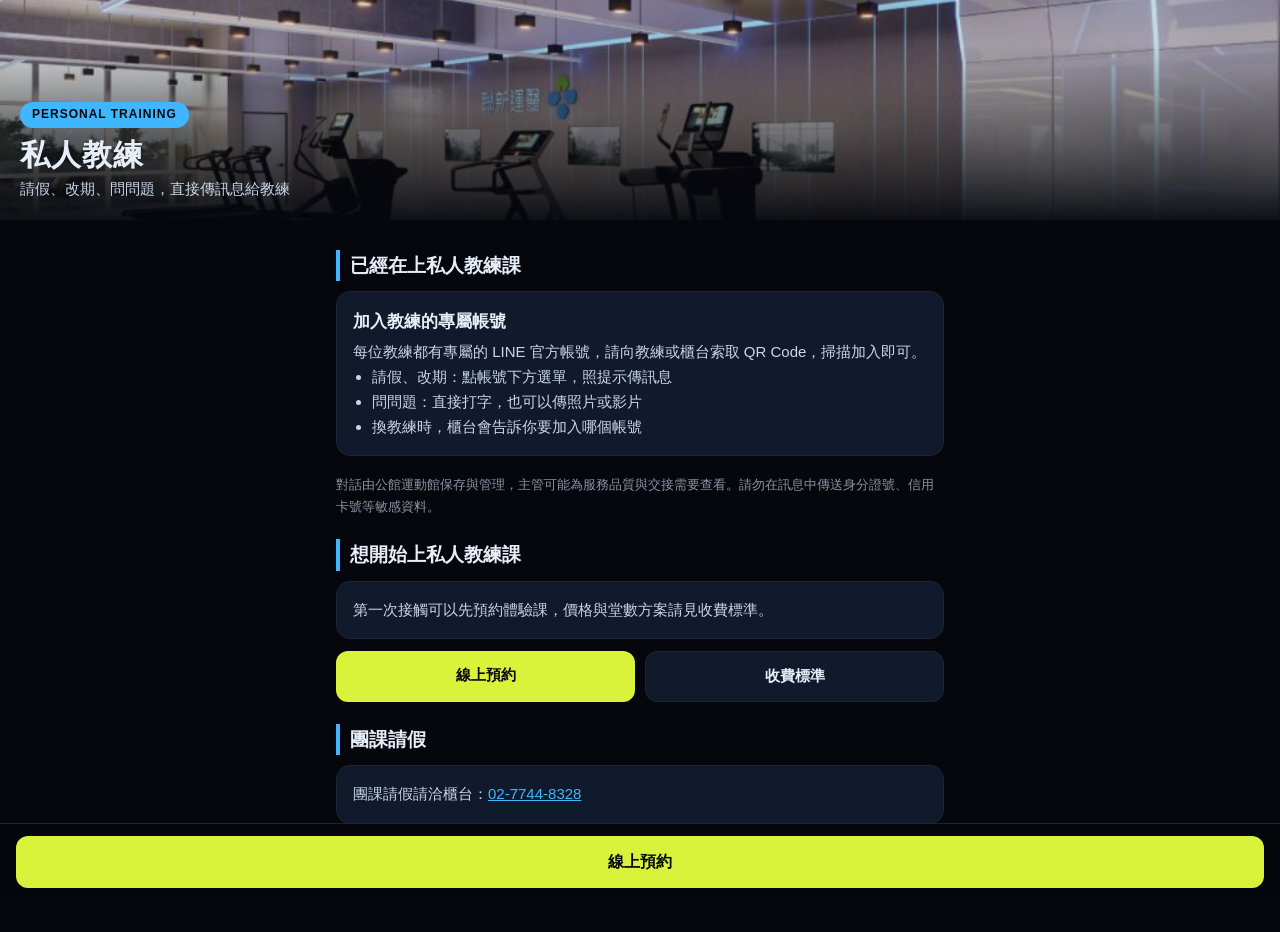
<file: coach.html>
<!doctype html>
<html lang="zh-Hant">
<head>
<meta charset="utf-8">
<meta name="viewport" content="width=device-width, initial-scale=1">
<meta http-equiv="refresh" content="0; url=info/coach.html">
<title>教練工作台已停用｜臺北市公館運動館</title>
</head>
<body>
<p>教練工作台已停用，請改到<a href="info/coach.html">私人教練說明頁</a>。</p>
</body>
</html>
</file>
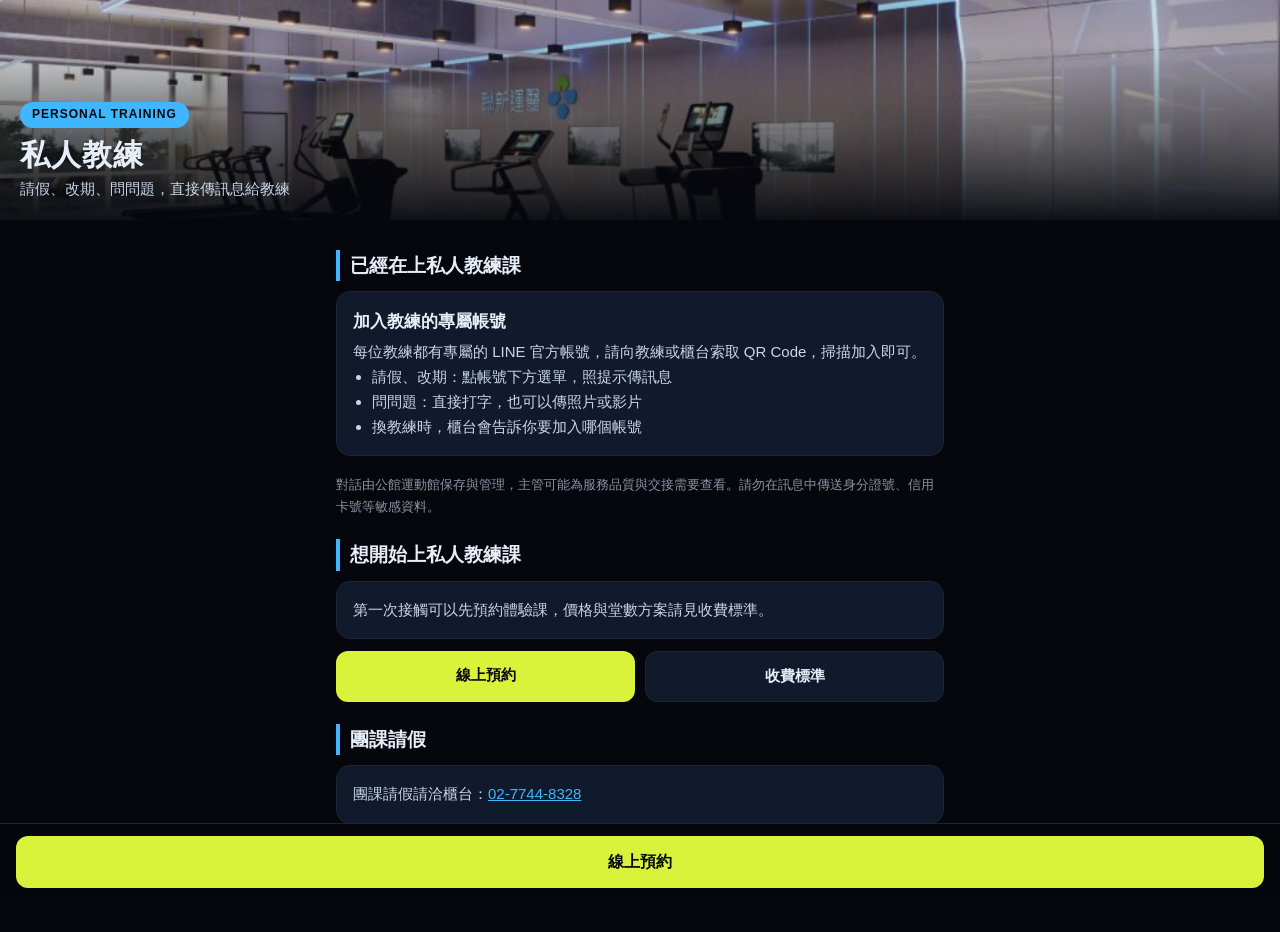
<file: student.html>
<!doctype html>
<html lang="zh-Hant">
<head>
<meta charset="utf-8">
<meta name="viewport" content="width=device-width, initial-scale=1">
<meta http-equiv="refresh" content="0; url=info/coach.html">
<title>學員專區已停用｜臺北市公館運動館</title>
</head>
<body>
<p>學員專區已停用，請改到<a href="info/coach.html">私人教練說明頁</a>。</p>
</body>
</html>
</file>
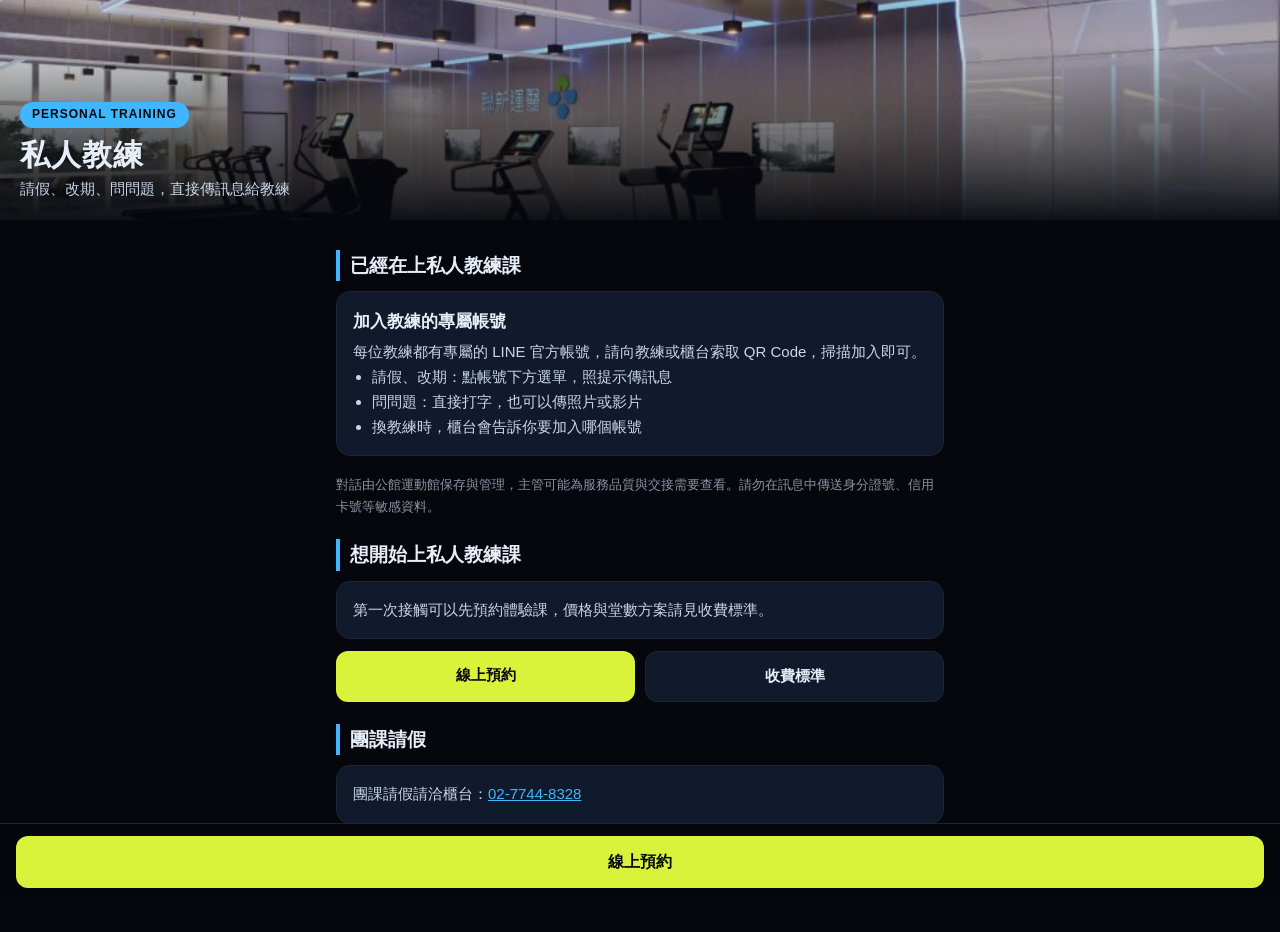
<file: info/coach.html>
<!doctype html>
<html lang="zh-Hant">
<head>
<meta charset="utf-8">
<meta name="viewport" content="width=device-width, initial-scale=1, viewport-fit=cover">
<title>私人教練｜臺北市公館運動館</title>
<link rel="stylesheet" href="style.css">
</head>
<body>
<div class="hero" style="background-image:url(img/lab.jpg);background-position:center 40%">
  <div class="t">
    <span class="kicker">PERSONAL TRAINING</span>
    <h1>私人教練</h1>
    <p class="lead">請假、改期、問問題，直接傳訊息給教練</p>
  </div>
</div>

<main>
  <section>
    <h2>已經在上私人教練課</h2>
    <div class="card">
      <h3>加入教練的專屬帳號</h3>
      <p>每位教練都有專屬的 LINE 官方帳號，請向教練或櫃台索取 QR Code，掃描加入即可。</p>
      <ul>
        <li>請假、改期：點帳號下方選單，照提示傳訊息</li>
        <li>問問題：直接打字，也可以傳照片或影片</li>
        <li>換教練時，櫃台會告訴你要加入哪個帳號</li>
      </ul>
    </div>
    <p class="note">對話由公館運動館保存與管理，主管可能為服務品質與交接需要查看。請勿在訊息中傳送身分證號、信用卡號等敏感資料。</p>
  </section>

  <section>
    <h2>想開始上私人教練課</h2>
    <div class="card">
      <p>第一次接觸可以先預約體驗課，價格與堂數方案請見收費標準。</p>
    </div>
    <div class="links">
      <a href="https://tgsc.landseedsports.com/" style="background:var(--lime);color:var(--bg);border:0">線上預約</a>
      <a href="fees.html">收費標準</a>
    </div>
  </section>

  <section>
    <h2>團課請假</h2>
    <div class="card">
      <p>團課請假請洽櫃台：<a href="tel:0277448328">02-7744-8328</a></p>
    </div>
  </section>
</main>

<div class="cta">
  <a class="main" href="https://tgsc.landseedsports.com/">線上預約</a>
</div>
</body>
</html>
</file>
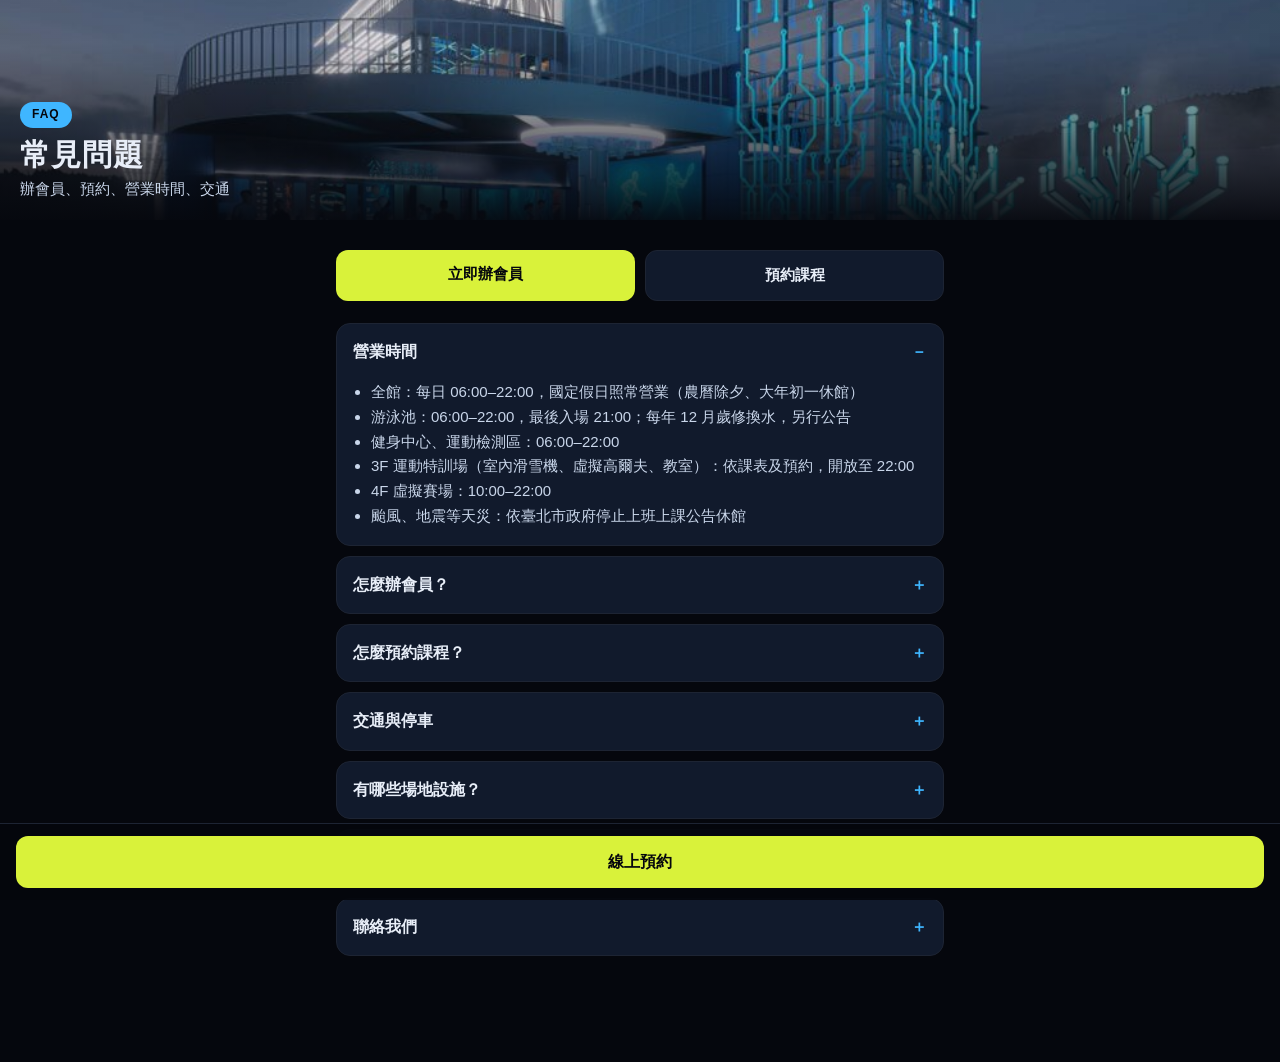
<file: info/faq.html>
<!doctype html>
<html lang="zh-Hant">
<head>
<meta charset="utf-8">
<meta name="viewport" content="width=device-width, initial-scale=1, viewport-fit=cover">
<title>常見問題｜臺北市公館運動館</title>
<link rel="stylesheet" href="style.css">
</head>
<body>
<div class="hero" style="background-image:url(img/venue.jpg);background-position:72% 75%">
  <div class="t">
    <span class="kicker">FAQ</span>
    <h1>常見問題</h1>
    <p class="lead">辦會員、預約、營業時間、交通</p>
  </div>
</div>

<main>
  <section>
    <div class="links">
      <a href="https://tgsc.landseedsports.com/" style="background:var(--lime);color:var(--bg);border:0">立即辦會員</a>
      <a href="https://tgsc.landseedsports.com/">預約課程</a>
    </div>
  </section>

  <section>
    <details open>
      <summary>營業時間</summary>
      <div class="body">
        <ul>
          <li>全館：每日 06:00–22:00，國定假日照常營業（農曆除夕、大年初一休館）</li>
          <li>游泳池：06:00–22:00，最後入場 21:00；每年 12 月歲修換水，另行公告</li>
          <li>健身中心、運動檢測區：06:00–22:00</li>
          <li>3F 運動特訓場（室內滑雪機、虛擬高爾夫、教室）：依課表及預約，開放至 22:00</li>
          <li>4F 虛擬賽場：10:00–22:00</li>
          <li>颱風、地震等天災：依臺北市政府停止上班上課公告休館</li>
        </ul>
      </div>
    </details>

    <details>
      <summary>怎麼辦會員？</summary>
      <div class="body">
        <p>到官網右上角「登入／註冊」，填寫姓名、手機、生日、緊急聯絡人，完成簡訊驗證即可。</p>
        <ul>
          <li>年滿 18 歲可自行申請</li>
          <li>未滿 18 歲須經法定代理人同意</li>
        </ul>
      </div>
    </details>

    <details>
      <summary>怎麼預約課程？</summary>
      <div class="body">
        <p>登入官網會員後，從選單「課程活動」挑選課程報名。室內滑雪機、虛擬高爾夫、運動檢測、私人教練都是預約制；賽車模擬器可現場登記或預約。</p>
        <p>私人教練課的請假、改期、提問，請直接傳訊息到教練的專屬 LINE 帳號（<a href="coach.html">怎麼加入 ›</a>）；團課請假請洽櫃台。</p>
      </div>
    </details>

    <details>
      <summary>交通與停車</summary>
      <div class="body">
        <ul>
          <li>🚆 捷運：松山新店線「公館站」，沿羅斯福路往自來水園區方向步行約 8 分鐘</li>
          <li>🚌 公車：「公館」或「自來水博物館」站下車，步行約 3–5 分鐘</li>
          <li>🚲 YouBike：自來水園區周邊設有 YouBike 2.0 站點</li>
          <li>🅿️ 停車：本館未設專屬停車場，請利用自來水園區或周邊公有停車場，建議搭乘大眾運輸</li>
        </ul>
      </div>
    </details>

    <details>
      <summary>有哪些場地設施？</summary>
      <div class="body">
        <ul>
          <li>游泳館 1F：溫水游泳池、體驗池、三溫暖（蒸氣室、烤箱）</li>
          <li>科技運動館 2F 體能基地：健身中心、運動檢測區、201 運動教室</li>
          <li>科技運動館 3F 運動特訓場：室內滑雪機、虛擬高爾夫、自由訓練區、KPOP 舞蹈教室、301 運動教室、休憩區</li>
          <li>科技運動館 4F 虛擬賽場：電競基地、賽車模擬器、摩托賽車模擬器、虛擬自行車、虛擬匹克球、虛擬滑(雪)板、虛擬棒球、虛擬熱舞、虛擬划船</li>
        </ul>
        <p><a href="virtual.html">虛擬賽場介紹 ›</a>　<a href="lab.html">運動檢測區 ›</a>　<a href="fees.html">收費標準 ›</a></p>
      </div>
    </details>

    <details>
      <summary>入場須知</summary>
      <div class="body">
        <ul>
          <li>入場方式：官網電子票券 QR Code、悠遊卡（含敬老卡、愛心卡）綁定，或臨櫃購票</li>
          <li>游泳池單次票不限時，離場後再入場需重新購票；置物櫃當日免費</li>
          <li>健身房以小時計費，逾時須補票方可出場</li>
          <li>12 歲以下使用游泳池、三溫暖、室內滑雪機、賽車模擬器、虛擬運動項目須成人陪同</li>
          <li>15 歲以下不得單獨使用健身中心重量訓練設備</li>
          <li>未滿 150 cm 或 12 歲以下不得進入 SPA、烤箱、蒸氣室</li>
          <li>優惠票須臨櫃出示證明</li>
        </ul>
      </div>
    </details>

    <details>
      <summary>聯絡我們</summary>
      <div class="body">
        <ul>
          <li>地址：臺北市中正區思源街 1 號（自來水園區內）</li>
          <li>電話：<a href="tel:0277448328">02-7744-8328</a></li>
          <li>Email：<a href="mailto:services@landseedsports.com">services@landseedsports.com</a></li>
        </ul>
        <p>LINE 訊息會在服務時間內由專人回覆。</p>
      </div>
    </details>
  </section>
</main>

<div class="cta">
  <a class="main" href="https://tgsc.landseedsports.com/">線上預約</a>
</div>
</body>
</html>
</file>
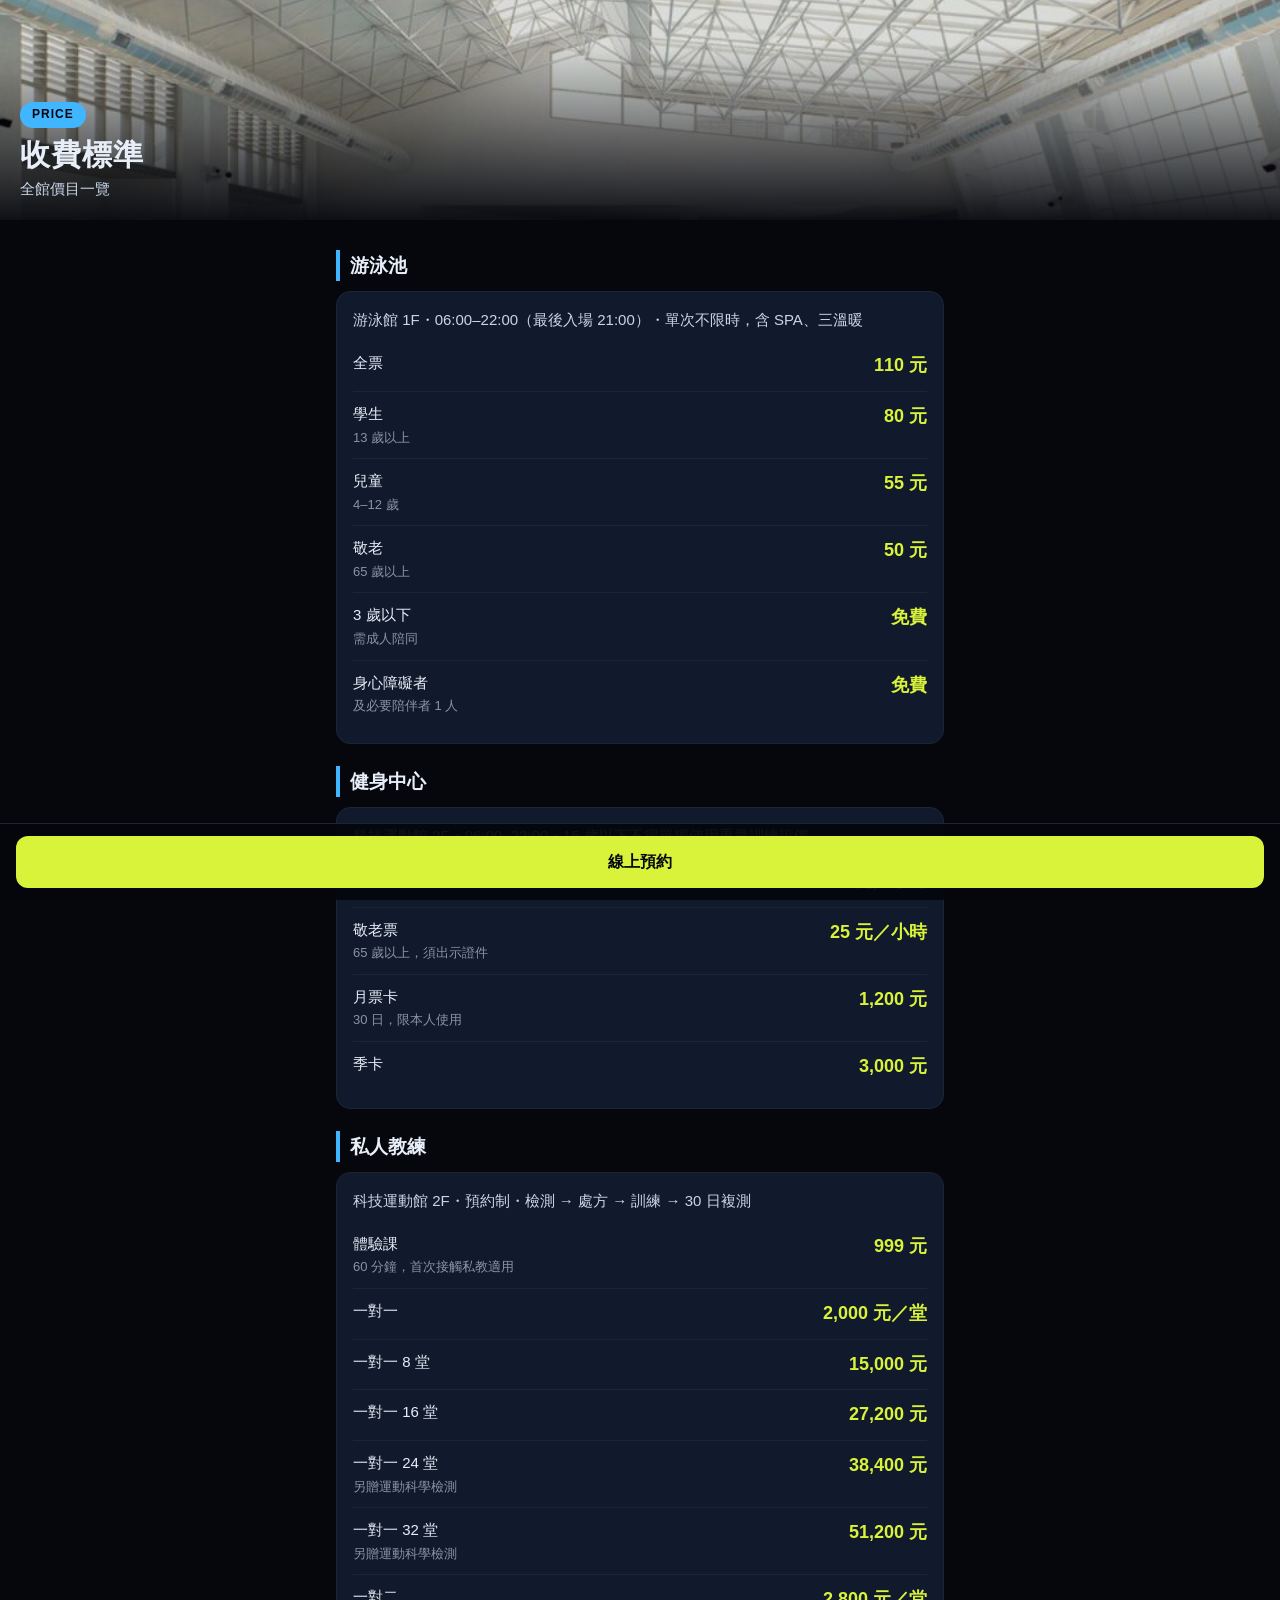
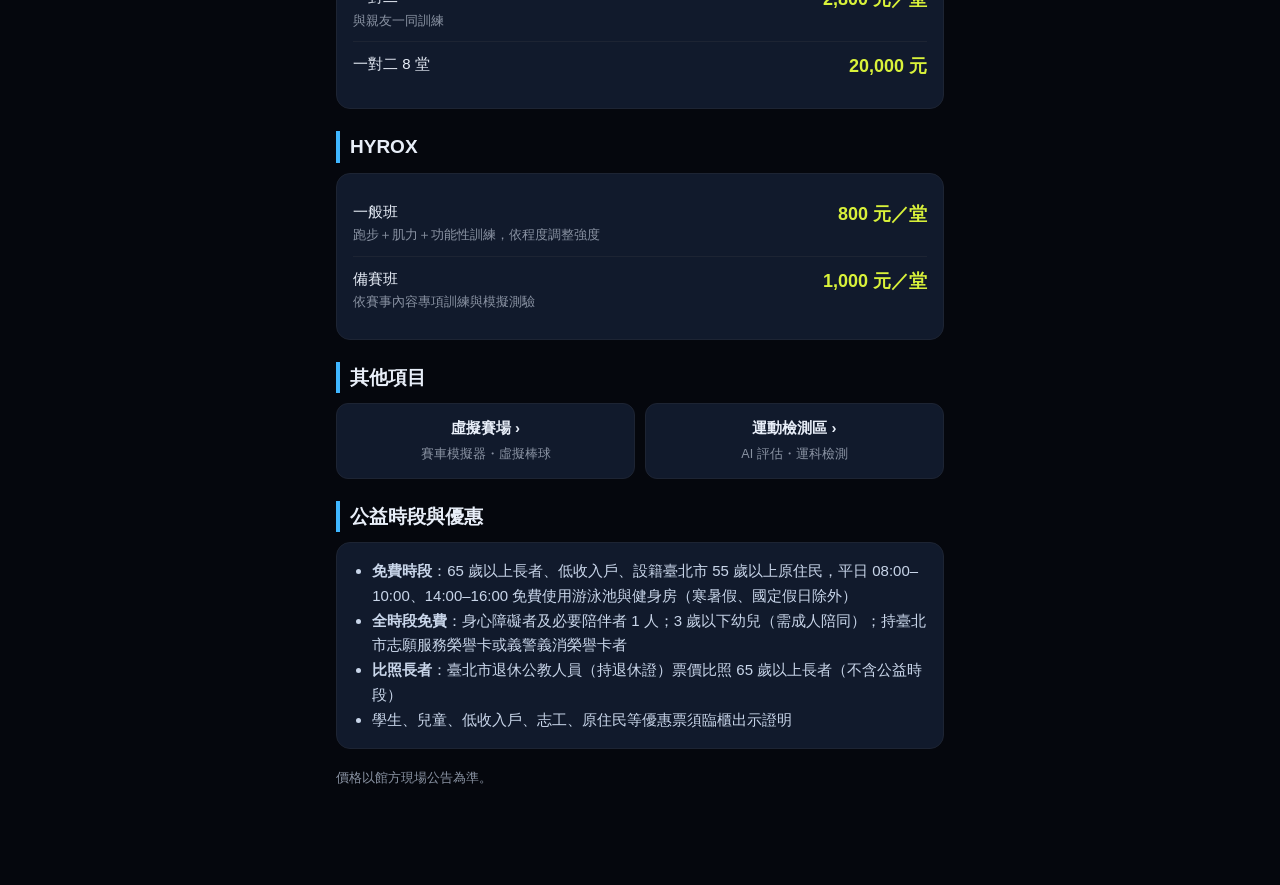
<file: info/fees.html>
<!doctype html>
<html lang="zh-Hant">
<head>
<meta charset="utf-8">
<meta name="viewport" content="width=device-width, initial-scale=1, viewport-fit=cover">
<title>收費標準｜臺北市公館運動館</title>
<link rel="stylesheet" href="style.css">
</head>
<body>
<div class="hero" style="background-image:url(img/pool.jpg)">
  <div class="t">
    <span class="kicker">PRICE</span>
    <h1>收費標準</h1>
    <p class="lead">全館價目一覽</p>
  </div>
</div>

<main>
  <section>
    <h2>游泳池</h2>
    <div class="card">
      <p class="meta">游泳館 1F・06:00–22:00（最後入場 21:00）・單次不限時，含 SPA、三溫暖</p>
      <table>
        <tr><td>全票</td><td class="price">110 元</td></tr>
        <tr><td>學生<small>13 歲以上</small></td><td class="price">80 元</td></tr>
        <tr><td>兒童<small>4–12 歲</small></td><td class="price">55 元</td></tr>
        <tr><td>敬老<small>65 歲以上</small></td><td class="price">50 元</td></tr>
        <tr><td>3 歲以下<small>需成人陪同</small></td><td class="price">免費</td></tr>
        <tr><td>身心障礙者<small>及必要陪伴者 1 人</small></td><td class="price">免費</td></tr>
      </table>
    </div>
  </section>

  <section>
    <h2>健身中心</h2>
    <div class="card">
      <p class="meta">科技運動館 2F・06:00–22:00・15 歲以下不得單獨使用重量訓練設備</p>
      <table>
        <tr><td>全票</td><td class="price">50 元／小時</td></tr>
        <tr><td>敬老票<small>65 歲以上，須出示證件</small></td><td class="price">25 元／小時</td></tr>
        <tr><td>月票卡<small>30 日，限本人使用</small></td><td class="price">1,200 元</td></tr>
        <tr><td>季卡</td><td class="price">3,000 元</td></tr>
      </table>
    </div>
  </section>

  <section>
    <h2>私人教練</h2>
    <div class="card">
      <p class="meta">科技運動館 2F・預約制・檢測 → 處方 → 訓練 → 30 日複測</p>
      <table>
        <tr><td>體驗課<small>60 分鐘，首次接觸私教適用</small></td><td class="price">999 元</td></tr>
        <tr><td>一對一</td><td class="price">2,000 元／堂</td></tr>
        <tr><td>一對一 8 堂</td><td class="price">15,000 元</td></tr>
        <tr><td>一對一 16 堂</td><td class="price">27,200 元</td></tr>
        <tr><td>一對一 24 堂<small>另贈運動科學檢測</small></td><td class="price">38,400 元</td></tr>
        <tr><td>一對一 32 堂<small>另贈運動科學檢測</small></td><td class="price">51,200 元</td></tr>
        <tr><td>一對二<small>與親友一同訓練</small></td><td class="price">2,800 元／堂</td></tr>
        <tr><td>一對二 8 堂</td><td class="price">20,000 元</td></tr>
      </table>
    </div>
  </section>

  <section>
    <h2>HYROX</h2>
    <div class="card">
      <table>
        <tr><td>一般班<small>跑步＋肌力＋功能性訓練，依程度調整強度</small></td><td class="price">800 元／堂</td></tr>
        <tr><td>備賽班<small>依賽事內容專項訓練與模擬測驗</small></td><td class="price">1,000 元／堂</td></tr>
      </table>
    </div>
  </section>

  <section>
    <h2>其他項目</h2>
    <div class="links">
      <a href="virtual.html">虛擬賽場 ›<br><small style="color:var(--muted);font-weight:400">賽車模擬器・虛擬棒球</small></a>
      <a href="lab.html">運動檢測區 ›<br><small style="color:var(--muted);font-weight:400">AI 評估・運科檢測</small></a>
    </div>
  </section>

  <section>
    <h2>公益時段與優惠</h2>
    <div class="card">
      <ul>
        <li><b>免費時段</b>：65 歲以上長者、低收入戶、設籍臺北市 55 歲以上原住民，平日 08:00–10:00、14:00–16:00 免費使用游泳池與健身房（寒暑假、國定假日除外）</li>
        <li><b>全時段免費</b>：身心障礙者及必要陪伴者 1 人；3 歲以下幼兒（需成人陪同）；持臺北市志願服務榮譽卡或義警義消榮譽卡者</li>
        <li><b>比照長者</b>：臺北市退休公教人員（持退休證）票價比照 65 歲以上長者（不含公益時段）</li>
        <li>學生、兒童、低收入戶、志工、原住民等優惠票須臨櫃出示證明</li>
      </ul>
    </div>
  </section>

  <p class="note">價格以館方現場公告為準。</p>
</main>

<div class="cta">
  <a class="main" href="https://tgsc.landseedsports.com/">線上預約</a>
</div>
</body>
</html>
</file>
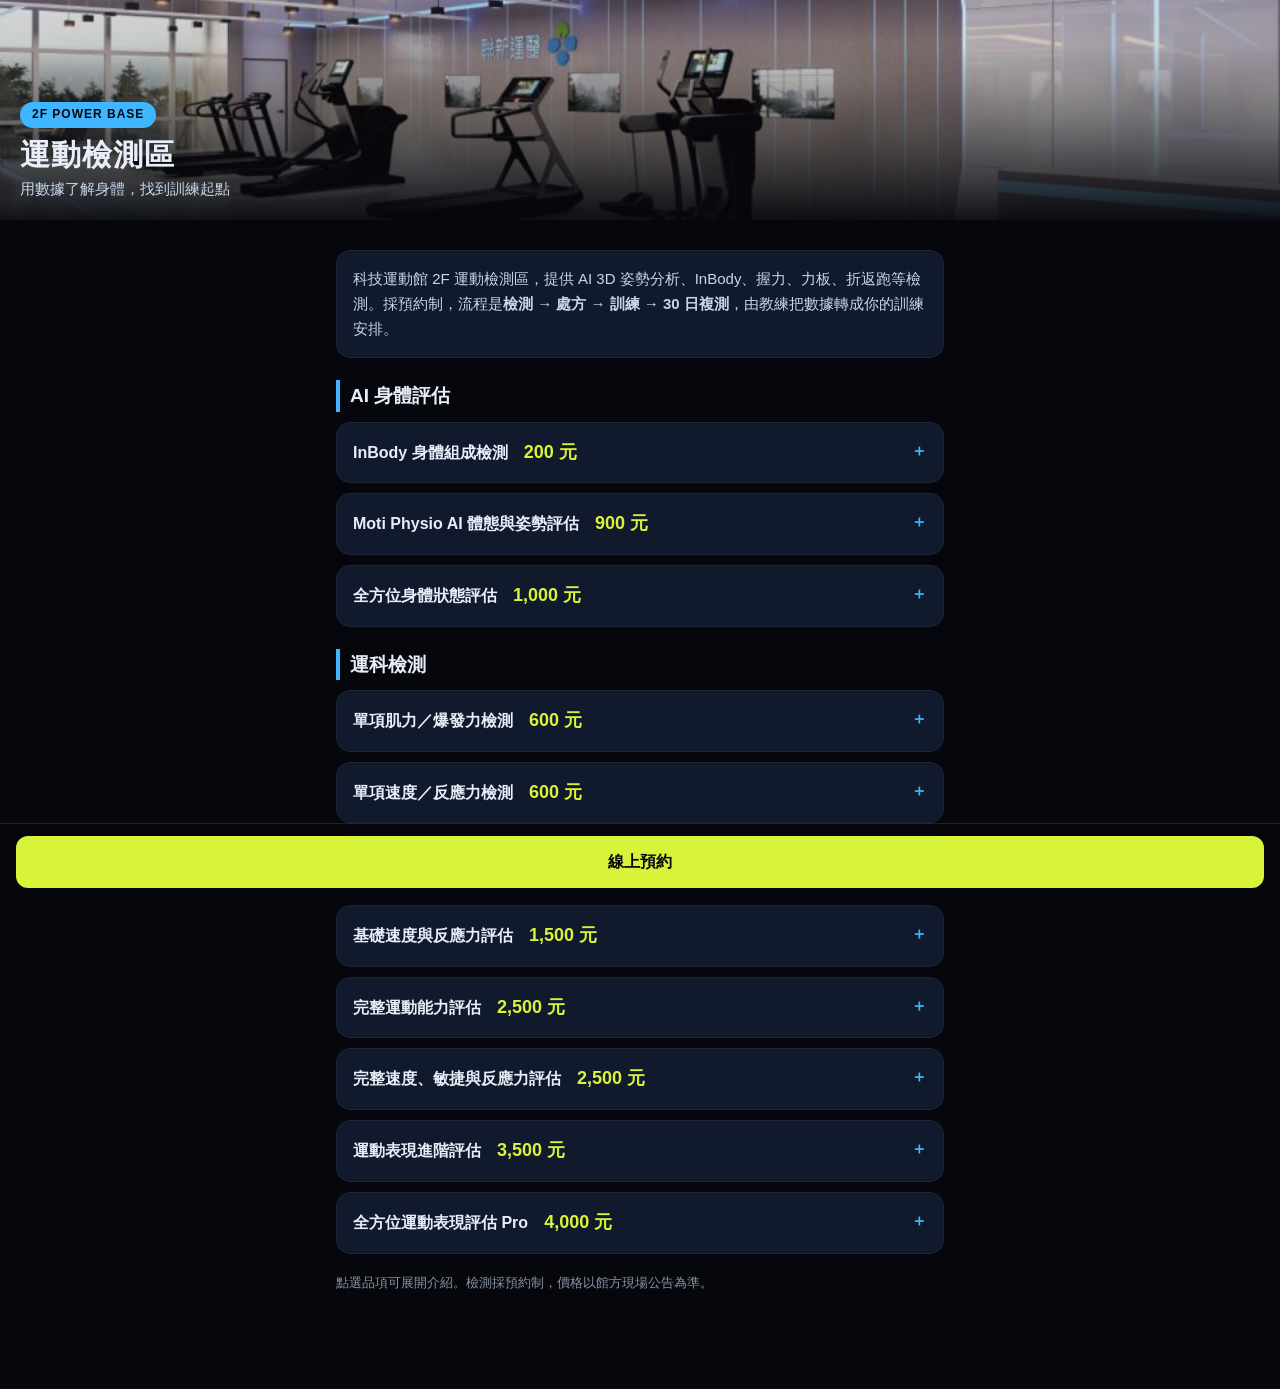
<file: info/lab.html>
<!doctype html>
<html lang="zh-Hant">
<head>
<meta charset="utf-8">
<meta name="viewport" content="width=device-width, initial-scale=1, viewport-fit=cover">
<title>運動檢測區｜臺北市公館運動館</title>
<link rel="stylesheet" href="style.css">
</head>
<body>
<div class="hero" style="background-image:url(img/lab.jpg)">
  <div class="t">
    <span class="kicker">2F POWER BASE</span>
    <h1>運動檢測區</h1>
    <p class="lead">用數據了解身體，找到訓練起點</p>
  </div>
</div>

<main>
  <section>
    <div class="card">
      <p>科技運動館 2F 運動檢測區，提供 AI 3D 姿勢分析、InBody、握力、力板、折返跑等檢測。採預約制，流程是<b>檢測 → 處方 → 訓練 → 30 日複測</b>，由教練把數據轉成你的訓練安排。</p>
    </div>
  </section>

  <section>
    <h2>AI 身體評估</h2>
    <details>
      <summary>InBody 身體組成檢測　<span class="price">200 元</span></summary>
      <div class="body"><p>了解體重之外的身體組成。透過 InBody 查看肌肉量、體脂肪、身體水分與各部位差異，由教練協助掌握重點，作為訓練規劃與後續追蹤的起點。</p></div>
    </details>
    <details>
      <summary>Moti Physio AI 體態與姿勢評估　<span class="price">900 元</span></summary>
      <div class="body"><p>透過 Moti Physio 觀察站姿、蹲動與單腳平衡。教練會講解失衡指數，挑出與需求相關、系統標示為「警惕」或「危險」的項目，說明後續如何透過訓練改善動作表現、朝目標前進。</p></div>
    </details>
    <details>
      <summary>全方位身體狀態評估　<span class="price">1,000 元</span></summary>
      <div class="body"><p>InBody＋Moti Physio。結合身體組成與姿勢、動作觀察，了解肌肉、脂肪及左右差異。教練會整合兩份報告，依需求說明值得優先關注的結果，協助找到合適的訓練起點。</p></div>
    </details>
  </section>

  <section>
    <h2>運科檢測</h2>
    <details>
      <summary>單項肌力／爆發力檢測　<span class="price">600 元</span></summary>
      <div class="body"><p>Hawkin 測力板。依需求選擇一項力量或爆發力測試，透過客觀數據了解當次輸出表現。包含動作說明、必要練習、正式檢測與結果講解，適合聚焦了解一項能力或追蹤訓練變化。</p></div>
    </details>
    <details>
      <summary>單項速度／反應力檢測　<span class="price">600 元</span></summary>
      <div class="body"><p>SportReact。依需求選擇一項速度或反應測試，記錄反應時間或移動表現。由教練協助熟悉測試、完成檢測並解讀結果，讓你清楚掌握當次表現與後續練習方向。</p></div>
    </details>
    <details>
      <summary>基礎運動能力評估　<span class="price">1,500 元</span></summary>
      <div class="body"><p>Hawkin 測力板。依年齡、能力與目標安排三項測試，例如 IMTP、CMJ 與 SJ，建立基礎能力輪廓。包含一頁結果摘要與教練整合講解，協助了解目前表現及優先訓練方向，適合初次檢測或想建立訓練基準的人。</p></div>
    </details>
    <details>
      <summary>基礎速度與反應力評估　<span class="price">1,500 元</span></summary>
      <div class="body"><p>SportReact。依年齡、能力與目標安排三項測試，例如短距離衝刺、505 變向測試與選擇反應，建立基礎速度與反應能力輪廓。包含一頁結果摘要與教練整合講解，協助了解目前表現及優先訓練方向，適合初次檢測或想建立訓練基準的人。</p></div>
    </details>
    <details>
      <summary>完整運動能力評估　<span class="price">2,500 元</span></summary>
      <div class="body"><p>Hawkin 測力板。依年齡、訓練經驗與目標安排五項測試，例如 CMJ、IMTP、SJ、上肢推蹬或肩帶等長力量測試。提供檢測報告、左右差異摘要及適用的能力雷達圖，由教練整理優勢、訓練重點與複測建議。</p></div>
    </details>
    <details>
      <summary>完整速度、敏捷與反應力評估　<span class="price">2,500 元</span></summary>
      <div class="body"><p>SportReact。依年齡與運動需求安排五項測試，例如短距離衝刺、變向測試與燈號反應任務。從直線速度、變向到反應表現，了解各環節的優勢與進步空間，提供結果報告及具體訓練建議。</p></div>
    </details>
    <details>
      <summary>運動表現進階評估　<span class="price">3,500 元</span></summary>
      <div class="body"><p>Hawkin 測力板＋SportReact。結合力量、爆發力、速度、變向與反應，依目標精選六至八項測試。教練會整合不同測試結果，提供報告、適用的能力雷達圖與訓練優先順序，適合已有運動習慣、希望進一步提升表現的人。</p></div>
    </details>
    <details>
      <summary>全方位運動表現評估 Pro　<span class="price">4,000 元</span></summary>
      <div class="body"><p>在進階評估的六至八項運動能力測試之外，加入 InBody 與 Moti Physio，整合身體組成、姿勢與動作觀察及運動表現。提供整合報告、書面訓練方向與複測建議，由教練協助把數據轉成後續訓練安排。</p></div>
    </details>
  </section>

  <p class="note">點選品項可展開介紹。檢測採預約制，價格以館方現場公告為準。</p>
</main>

<div class="cta">
  <a class="main" href="https://tgsc.landseedsports.com/">線上預約</a>
</div>
</body>
</html>
</file>
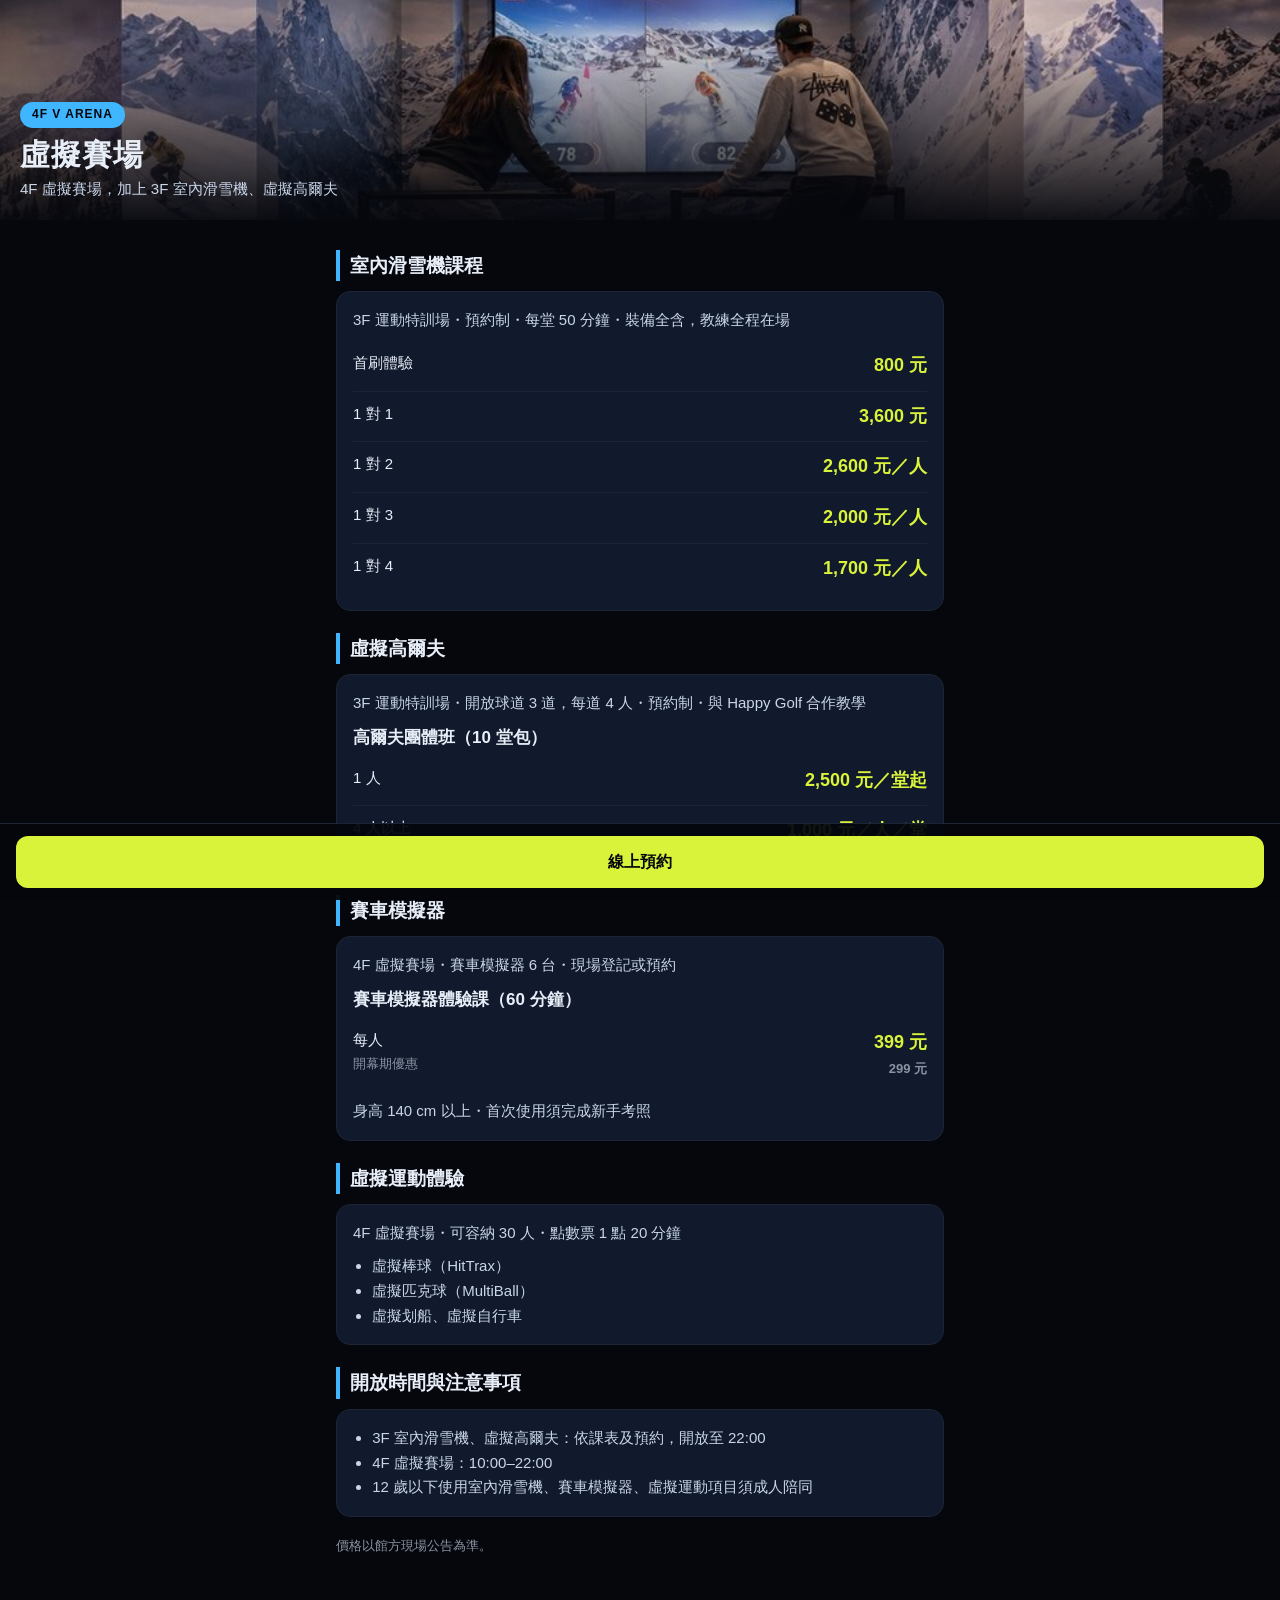
<file: info/virtual.html>
<!doctype html>
<html lang="zh-Hant">
<head>
<meta charset="utf-8">
<meta name="viewport" content="width=device-width, initial-scale=1, viewport-fit=cover">
<title>虛擬賽場｜臺北市公館運動館</title>
<link rel="stylesheet" href="style.css">
</head>
<body>
<div class="hero" style="background-image:url(img/virtual.jpg)">
  <div class="t">
    <span class="kicker">4F V ARENA</span>
    <h1>虛擬賽場</h1>
    <p class="lead">4F 虛擬賽場，加上 3F 室內滑雪機、虛擬高爾夫</p>
  </div>
</div>

<main>
  <section>
    <h2>室內滑雪機課程</h2>
    <div class="card">
      <p class="meta">3F 運動特訓場・預約制・每堂 50 分鐘・裝備全含，教練全程在場</p>
      <table>
        <tr><td>首刷體驗</td><td class="price">800 元</td></tr>
        <tr><td>1 對 1</td><td class="price">3,600 元</td></tr>
        <tr><td>1 對 2</td><td class="price">2,600 元／人</td></tr>
        <tr><td>1 對 3</td><td class="price">2,000 元／人</td></tr>
        <tr><td>1 對 4</td><td class="price">1,700 元／人</td></tr>
      </table>
    </div>
  </section>

  <section>
    <h2>虛擬高爾夫</h2>
    <div class="card">
      <p class="meta">3F 運動特訓場・開放球道 3 道，每道 4 人・預約制・與 Happy Golf 合作教學</p>
      <h3>高爾夫團體班（10 堂包）</h3>
      <table>
        <tr><td>1 人</td><td class="price">2,500 元／堂起</td></tr>
        <tr><td>4 人以上</td><td class="price">1,000 元／人／堂</td></tr>
      </table>
    </div>
  </section>

  <section>
    <h2>賽車模擬器</h2>
    <div class="card">
      <p class="meta">4F 虛擬賽場・賽車模擬器 6 台・現場登記或預約</p>
      <h3>賽車模擬器體驗課（60 分鐘）</h3>
      <table>
        <tr><td>每人<small>開幕期優惠</small></td><td class="price">399 元<small>299 元</small></td></tr>
      </table>
      <p class="meta" style="margin:10px 0 0">身高 140 cm 以上・首次使用須完成新手考照</p>
    </div>
  </section>

  <section>
    <h2>虛擬運動體驗</h2>
    <div class="card">
      <p class="meta">4F 虛擬賽場・可容納 30 人・點數票 1 點 20 分鐘</p>
      <ul>
        <li>虛擬棒球（HitTrax）</li>
        <li>虛擬匹克球（MultiBall）</li>
        <li>虛擬划船、虛擬自行車</li>
      </ul>
    </div>
  </section>

  <section>
    <h2>開放時間與注意事項</h2>
    <div class="card">
      <ul>
        <li>3F 室內滑雪機、虛擬高爾夫：依課表及預約，開放至 22:00</li>
        <li>4F 虛擬賽場：10:00–22:00</li>
        <li>12 歲以下使用室內滑雪機、賽車模擬器、虛擬運動項目須成人陪同</li>
      </ul>
    </div>
  </section>

  <p class="note">價格以館方現場公告為準。</p>
</main>

<div class="cta">
  <a class="main" href="https://tgsc.landseedsports.com/">線上預約</a>
</div>
</body>
</html>
</file>
<file: info/style.css>
:root {
  --bg: #05070d;
  --card: #111a2c;
  --line: #1d2433;
  --text: #e8eef8;
  --muted: #8a93a3;
  --blue: #3fb6ff;
  --blue2: #1f8fff;
  --lime: #d9f23a;
}
* { margin: 0; padding: 0; box-sizing: border-box; }
html { -webkit-text-size-adjust: 100%; }
body {
  background: var(--bg); color: var(--text);
  font-family: -apple-system, "PingFang TC", "Noto Sans TC", "Microsoft JhengHei", sans-serif;
  font-size: 16px; line-height: 1.65; padding-bottom: 96px;
}
a { color: var(--blue); }

.hero { position: relative; height: 220px; background: center / cover no-repeat; }
.hero::after { content: ""; position: absolute; inset: 0; background: linear-gradient(180deg, rgba(5,7,13,.1) 20%, rgba(5,7,13,.95) 100%); }
.hero .t { position: absolute; left: 20px; right: 20px; bottom: 18px; z-index: 1; }
.kicker { display: inline-block; padding: 3px 12px; border-radius: 20px; background: var(--blue); color: var(--bg); font-size: 12px; font-weight: 700; letter-spacing: 1px; }
h1 { font-size: 30px; line-height: 1.25; margin-top: 8px; letter-spacing: 1px; }
.lead { color: #c9d6ea; font-size: 15px; margin-top: 4px; }

main { padding: 8px 16px 0; max-width: 640px; margin: 0 auto; }
section { margin-top: 22px; }
h2 { font-size: 19px; margin-bottom: 10px; padding-left: 10px; border-left: 4px solid var(--blue); }
.card { background: var(--card); border: 1px solid var(--line); border-radius: 14px; padding: 16px; margin-bottom: 12px; }
.card h3 { font-size: 17px; margin-bottom: 4px; }
.card p, .card li { color: #c9d6ea; font-size: 15px; }
.card ul { padding-left: 1.2em; }
.meta { color: var(--muted); font-size: 13px; margin-bottom: 8px; }
.price { color: var(--lime); font-weight: 700; font-size: 18px; white-space: nowrap; }
.tag { display: inline-block; font-size: 12px; padding: 1px 8px; border-radius: 10px; background: rgba(217,242,58,.15); color: var(--lime); margin-left: 6px; vertical-align: 2px; }

table { width: 100%; border-collapse: collapse; font-size: 15px; }
td { padding: 10px 0; border-bottom: 1px solid var(--line); vertical-align: top; }
td:last-child { text-align: right; padding-left: 12px; }
tr:last-child td { border-bottom: 0; }
td small { display: block; color: var(--muted); font-size: 13px; }

details { background: var(--card); border: 1px solid var(--line); border-radius: 14px; margin-bottom: 10px; }
summary { list-style: none; cursor: pointer; padding: 15px 44px 15px 16px; font-weight: 700; position: relative; }
summary::-webkit-details-marker { display: none; }
summary::after { content: "＋"; position: absolute; right: 16px; color: var(--blue); }
details[open] summary::after { content: "－"; }
details .body { padding: 0 16px 16px; color: #c9d6ea; font-size: 15px; }
details .body ul { padding-left: 1.2em; }
details .body p + p, details .body p + ul, details .body ul + p { margin-top: 8px; }

.note { color: var(--muted); font-size: 13px; margin-top: 18px; }
.links { display: grid; grid-template-columns: 1fr 1fr; gap: 10px; }
.links a { display: block; text-align: center; padding: 12px; border-radius: 12px; background: var(--card); border: 1px solid var(--line); color: var(--text); text-decoration: none; font-weight: 700; font-size: 15px; }

.cta { position: fixed; left: 0; right: 0; bottom: 0; display: flex; gap: 10px; padding: 12px 16px calc(12px + env(safe-area-inset-bottom)); background: rgba(5,7,13,.94); border-top: 1px solid var(--line); }
.cta a { flex: 1; text-align: center; padding: 13px 8px; border-radius: 12px; font-weight: 700; text-decoration: none; font-size: 16px; }
.cta .main { background: var(--lime); color: var(--bg); }
.cta .sub { background: var(--card); color: var(--text); border: 1px solid var(--line); flex: .6; }
</file>
